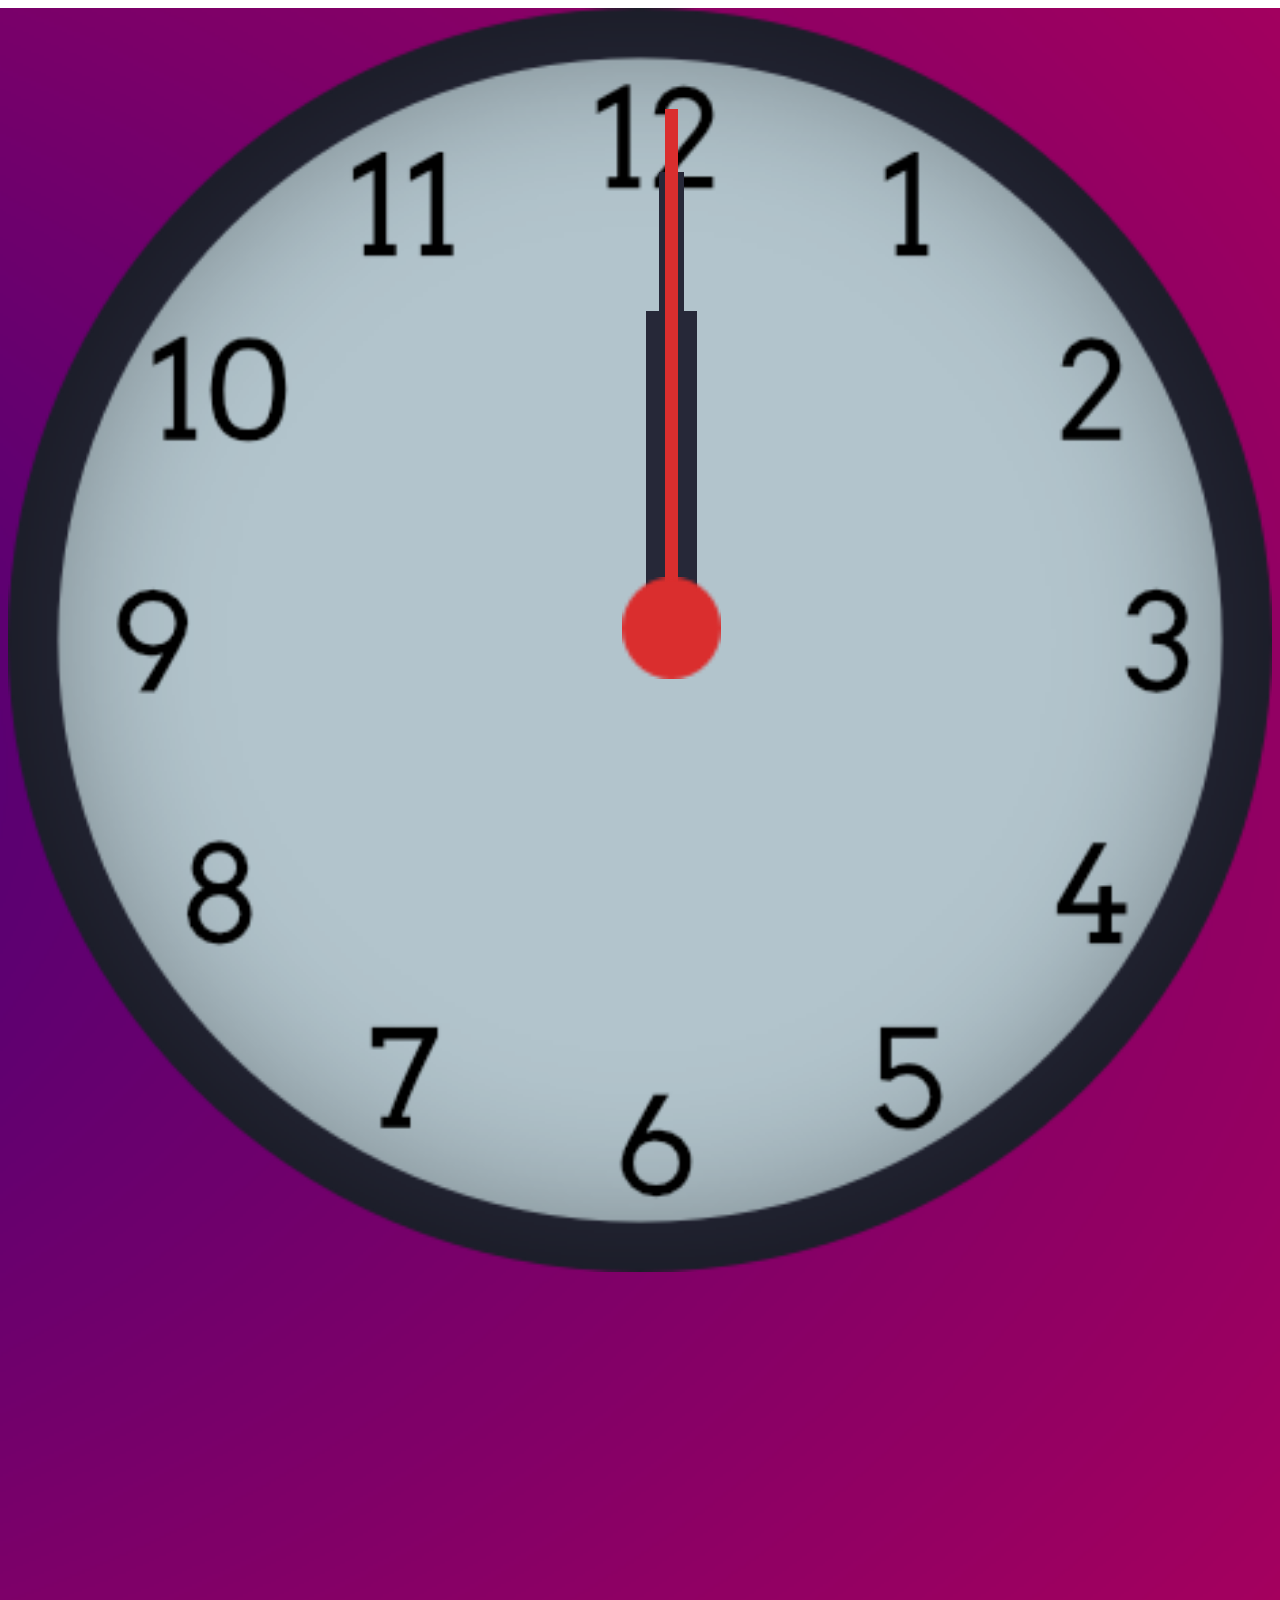
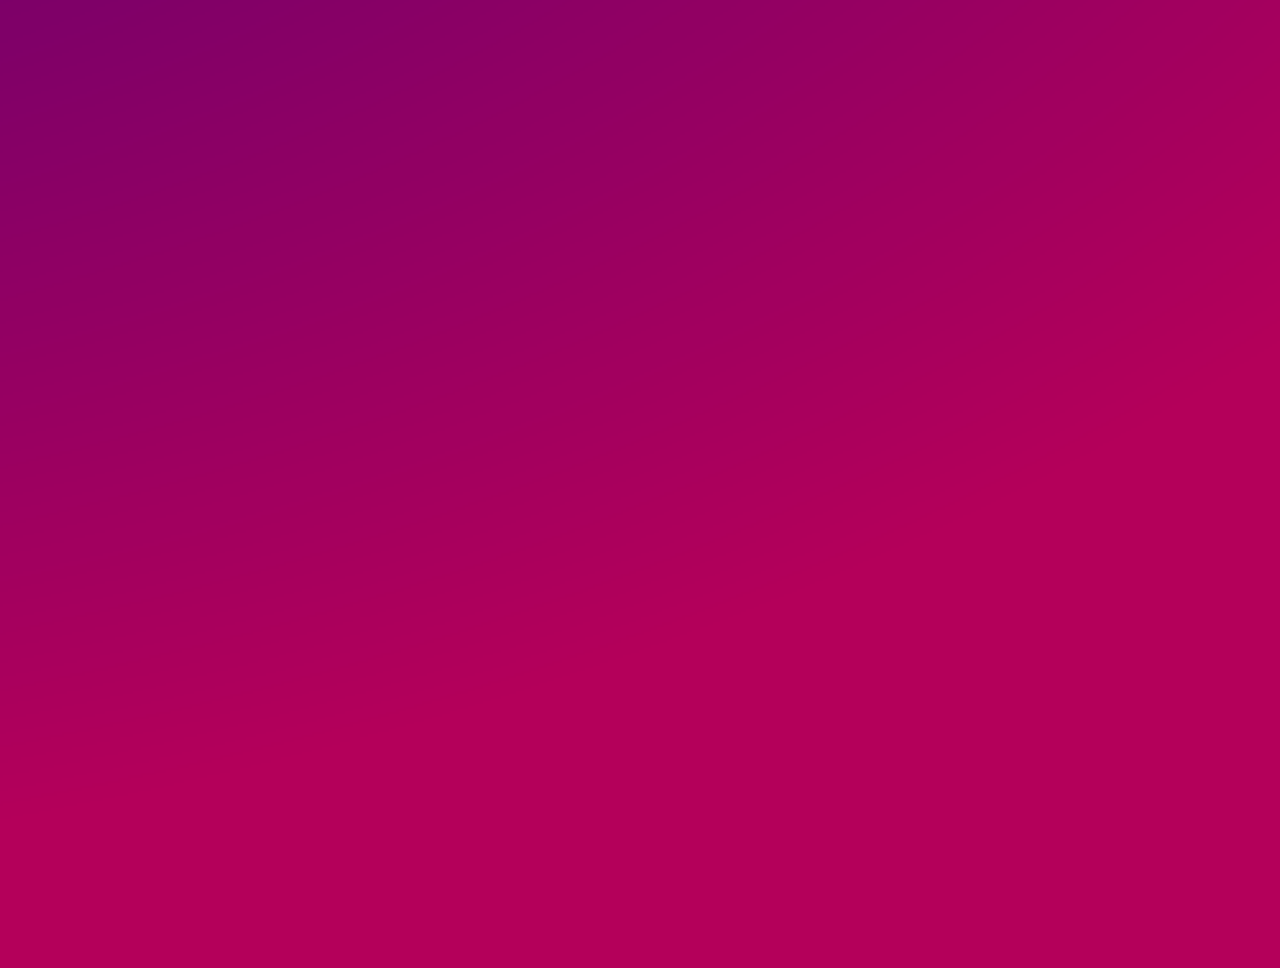
<file: index.html>
<!DOCTYPE html>
<html>
<head>
    <meta charset="utf-8">
    <meta name="viewport" content="width=device-width, inital-scale=1">

    <title>模拟时钟</title>
    <link rel="stylesheet" href="Clock.css">
    <script type="text/javascript" src="Clock.js"></script>

    <script type="text/javascript" src="TimeClock.js"></script>
</head>
<body>
<div class="wrapper">
    <!-- 背景 -->
    <div class="background">
        <img src="background.png" alt="">
        <!-- 钟表 -->
        <div class="clockface">
            <img src="images/clockface.png"/>
        </div>

        <div class="cap">
            <img src="images/cap.png"/>
        </div>

        <div class="hour">
            <img src="images/hour.png">
        </div>

        <div class="minute">
            <img src="images/minute.png">
        </div>

        <div class="second">
            <img src="images/second.png">
        </div>

        <div id="clock"></div>
    </div>
</div>


</body>
</html>
</file>
<file: Clock.css>
.wrapper {
    width: 100%;
    height: 100%;
}

.background {
    width: 100%;
    height: 200vw;
    position: relative;

    display: flex;
    justify-content: center;
}

.clockface {
    width: 100%;
    position: absolute;
    z-index: 1;

    display: flex;
}

.clockface img {
    width: 100%;
    height: 40%;
}

.cap {
    position: absolute;
    z-index: 5;
    width: 4%;
    height: 4%;
    margin-top: 45%;
    margin-left: 5%;

    display: flex;
    justify-content: center;

}

.hour {
    position: absolute;
    z-index: 2;
    margin-top: 24%;
    margin-left: 5%;

    display: flex;
    justify-content: center;
}

.hour img {
    width: 4vw;
    height: 50vw;
}

.minute {
    position: absolute;
    margin-top: 13%;
    margin-left: 5%;
    z-index: 3;

    display: flex;
    justify-content: center;
}

.minute img {
    width: 2vw;
    height: 70vw;
}

.second {
    position: absolute;
    margin-top: 8%;
    margin-left: 5%;
    z-index: 4;

    display: flex;
    justify-content: center;
}

.second img {
    width: 1vw;
    height: 80vw;
}

#clock {
    display: flex;
    justify-content: center;
    z-index: 4;

    font-size: 10vw;
    color: white;
    position: absolute;
    left: 5vw;
    bottom: 2vw;
}
</file>
